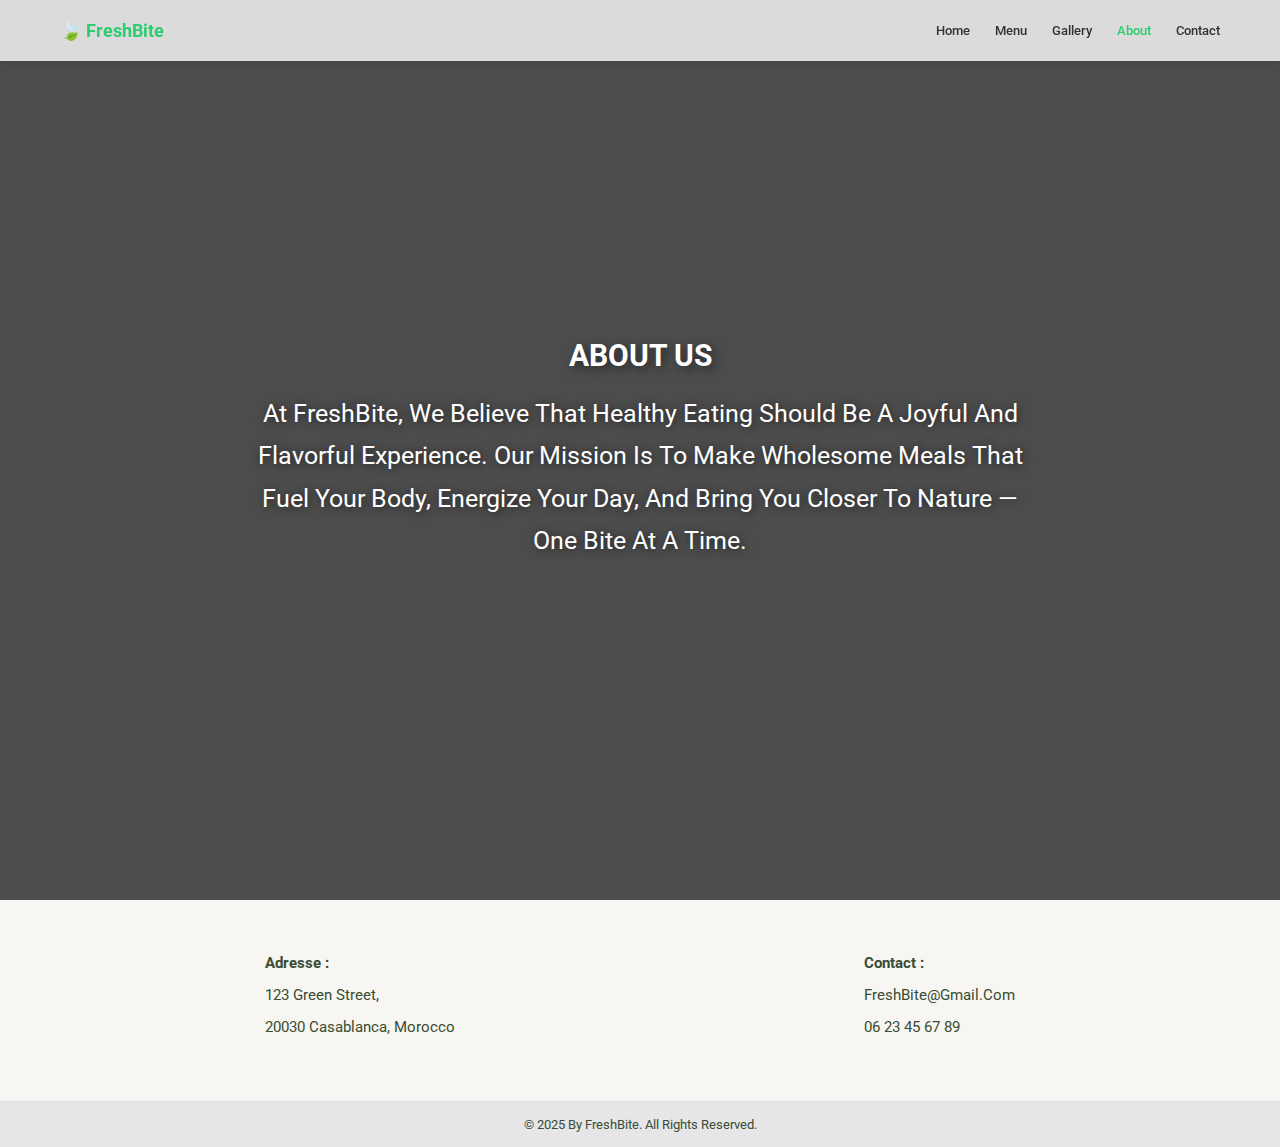
<file: AboutUs.html>
<!DOCTYPE html>
<html lang="en">
<head>
    <meta charset="UTF-8">
    <meta name="viewport" content="width=device-width, initial-scale=1.0">
    <title>Document</title>
    <link rel="stylesheet" href="style.css">
</head>
<body>
    <!-- Header -->
    <header>
        <div class="logo">🍃 Fresh<span>Bite</span></div>
    <nav>
        <ul>
            <li><a href="index.html">Home</a></li>
            <li><a href="menu.html">Menu</a></li>
            <li><a href="gallery.html">Gallery</a></li>
            <li><a href="AboutUs.html" class="active">About</a></li>
            <li><a href="contact.html">Contact</a></li>
        </ul>
    </nav>
    </header>

    <!-- About Us section -->
    <section class="about-hero">
            <div class="overlay"></div>
        <div class="about-content">
            <h1>About Us</h1>
            <p>At FreshBite, we believe that healthy eating should be a joyful and flavorful experience.  
            Our mission is to make wholesome meals that fuel your body, energize your day,  
            and bring you closer to nature — one bite at a time.</p>
        </div>
    </section>

    <!-- Fotter section -->
    <footer class="site-footer">
    <div class="footer-content">
        <div class="footer-col address-info">
            <p class="col-title">Adresse :</p>
            <p>123 Green Street,</p>
            <p>20030 Casablanca, Morocco</p>
        </div>

        <div class="footer-col contact-social">
            <p class="col-title">Contact :</p>
            <p>FreshBite@gmail.com</p>
            <p>06 23 45 67 89</p>
            <div class="social-icons">
                <a href="#"><i class="fa-brands fa-facebook"></i></a>
                <a href="#"><i class="fab fa-instagram"></i></a>
                <a href="#"><i class="fab fa-twitter"></i></a>
                <a href="#"><i class="fab fa-tiktok"></i></a>
            </div>
        </div>
    </div>

    <div class="footer-bottom">
        <p>&copy; 2025 By FreshBite. All rights reserved.</p>
    </div>
</footer>
<script src="script.js"></script>
</body>
</html>
</file>
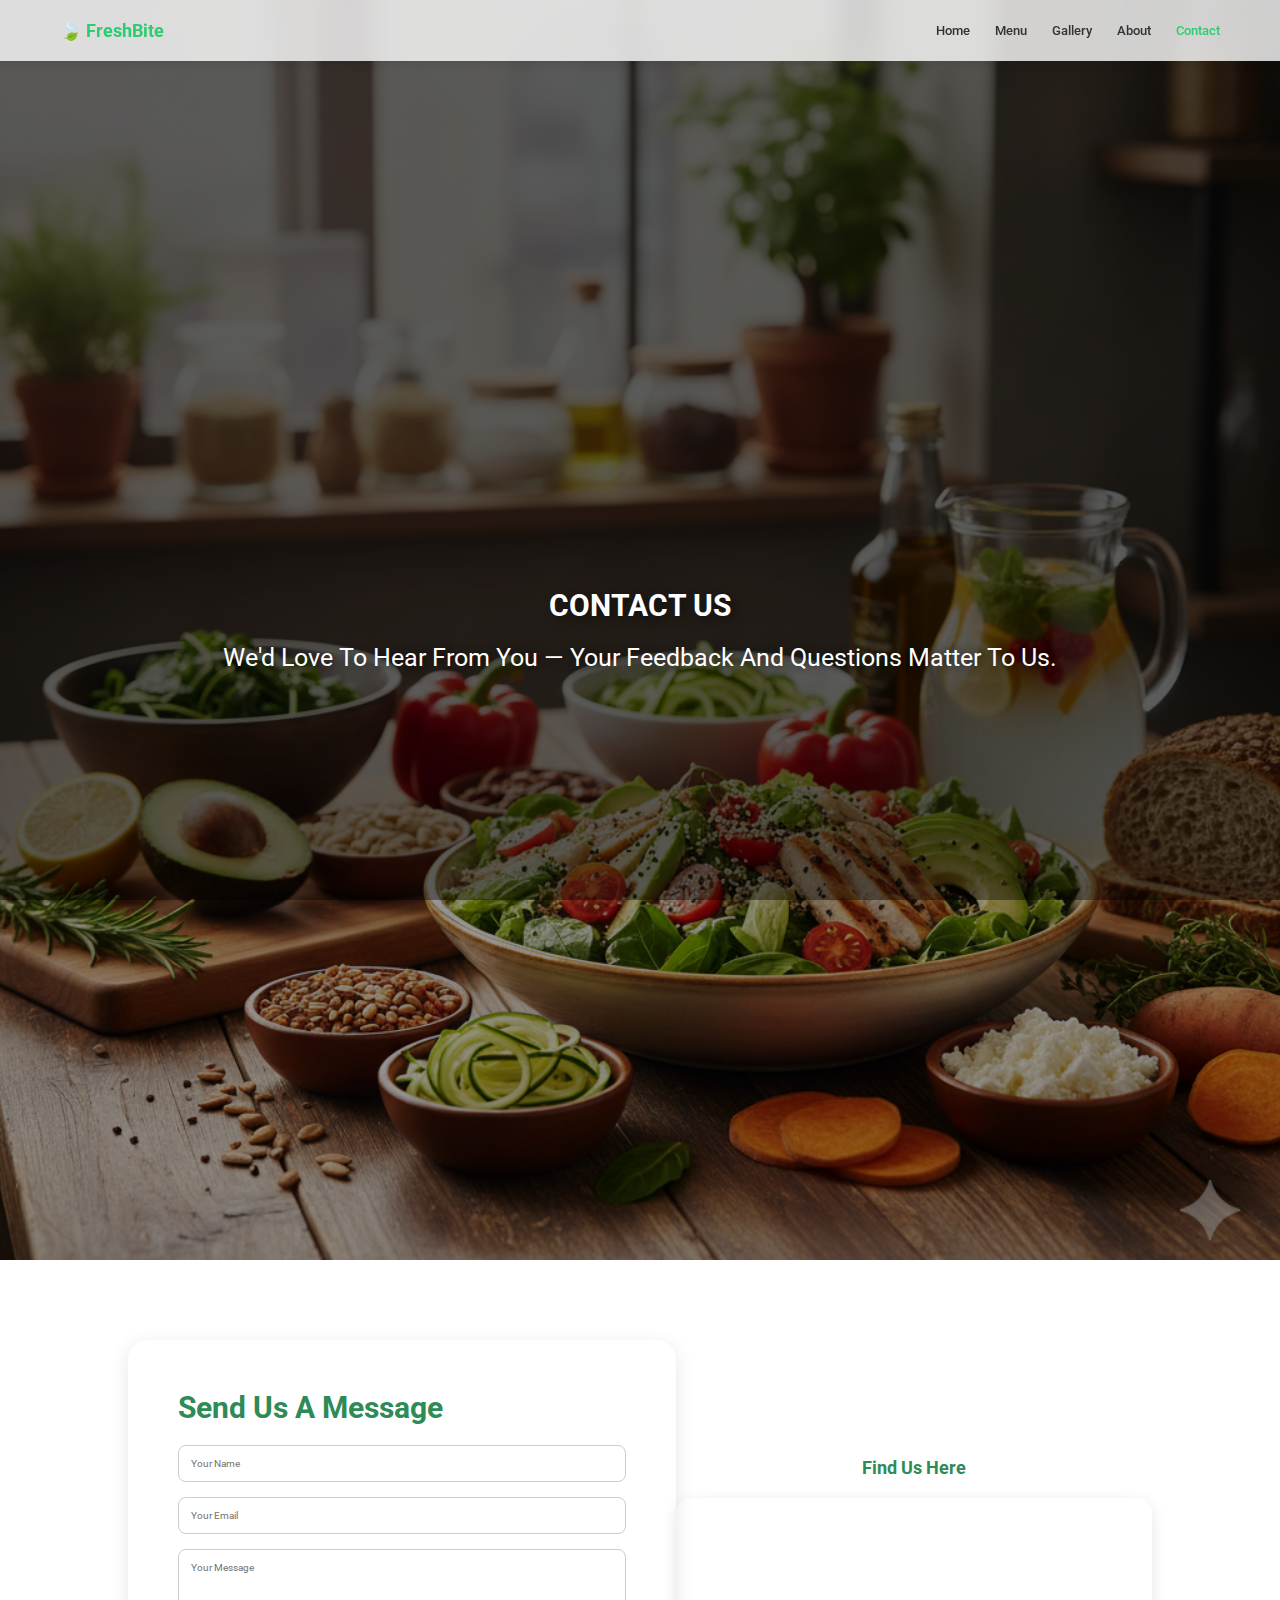
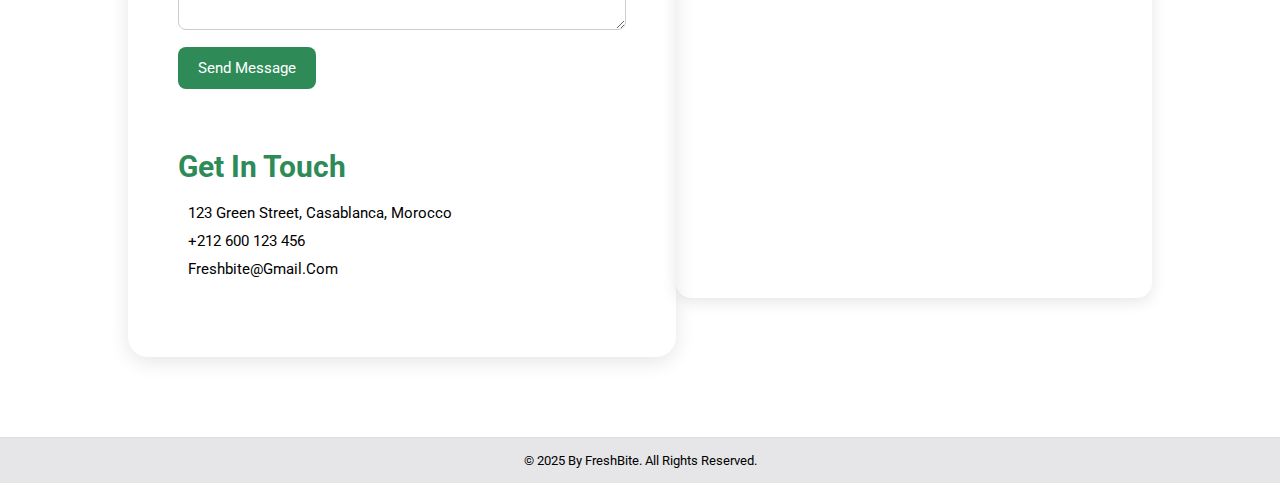
<file: contact.html>
<!DOCTYPE html>
<html lang="en">
<head>
    <meta charset="UTF-8">
    <meta name="viewport" content="width=device-width, initial-scale=1.0">
    <title>Document</title>
    <link rel="stylesheet" href="style.css">
</head>
<body>
    <!-- header section -->
    <header>
        <div class="logo">🍃 FreshBite</div>
        <nav>
            <ul>
                <li><a href="index.html">Home</a></li>
                <li><a href="Menu.html">Menu</a></li>
                <li><a href="gallery.html">Gallery</a></li>
                <li><a href="AboutUs.html">About</a></li>
                <li><a href="contact.html" class="active">Contact</a></li>
            </ul>
        </nav>
    </header>
    <!-- Contact section -->
        <section class="contact-hero">
            <div class="overlay"></div>
        <div class="contact-text">
            <h1>Contact Us</h1>
            <p>We'd love to hear from you — your feedback and questions matter to us.</p>
        </div>
    </section>

    <!-- Contact Section -->
    <section id="contact" class="contact-section">
        <div class="contact-container">
        <!-- Contact Form -->
    <div class="contact-form">
        <h2>Send Us a Message</h2>
        <form id="contactForm">
            <input type="text" id= "name" placeholder="Your Name" required>
            <input type="email" id="email" placeholder="Your Email" required>
            <textarea rows="5" id="message" placeholder="Your Message" required></textarea>
            <button type="submit">Send Message</button>
            <p id="formMessage"></p>
        </form>
    </div>

    <!-- Contact Info -->
        <div class="contact-info">
            <h2>Get In Touch</h2>
            <p><i class="fas fa-map-marker-alt"></i> 123 Green Street, Casablanca, Morocco</p>
            <p><i class="fas fa-phone"></i> +212 600 123 456</p>
            <p><i class="fas fa-envelope"></i> freshbite@gmail.com</p>
            <div class="social-icons">
                <a href="#"><i class="fab fa-facebook-f"></i></a>
                <a href="#"><i class="fab fa-instagram"></i></a>
                <a href="#"><i class="fab fa-twitter"></i></a>
            </div>
        </div>
    </div>

    <!-- 🌍 Map Section -->
    <div class="map-container">
        <h2>Find Us Here</h2>
        <iframe 
            src="https://www.google.com/maps/embed?pb=!1m18!1m12!1m3!1d13347.513057312417!2d-7.61726537358994!3d33.573110350000006!2m3!1f0!2f0!3f0!3m2!1i1024!2i768!4f13.1!3m3!1m2!1s0xda7cdcd7eeb3d07%3A0x7b1d713c1dbf94e1!2sCasablanca%2C%20Morocco!5e0!3m2!1sen!2sma!4v1684956793450!5m2!1sen!2sma" 
            width="100%" 
            height="400" 
            style="border:0;" 
            allowfullscreen="" 
            loading="lazy">
        </iframe>
    </div>
</section>
    

    <div class="footer-bottom">
        <p>&copy; 2025 By FreshBite. All rights reserved.</p>
    </div>
<script src="script.js"></script>

</body>
</html>
</file>
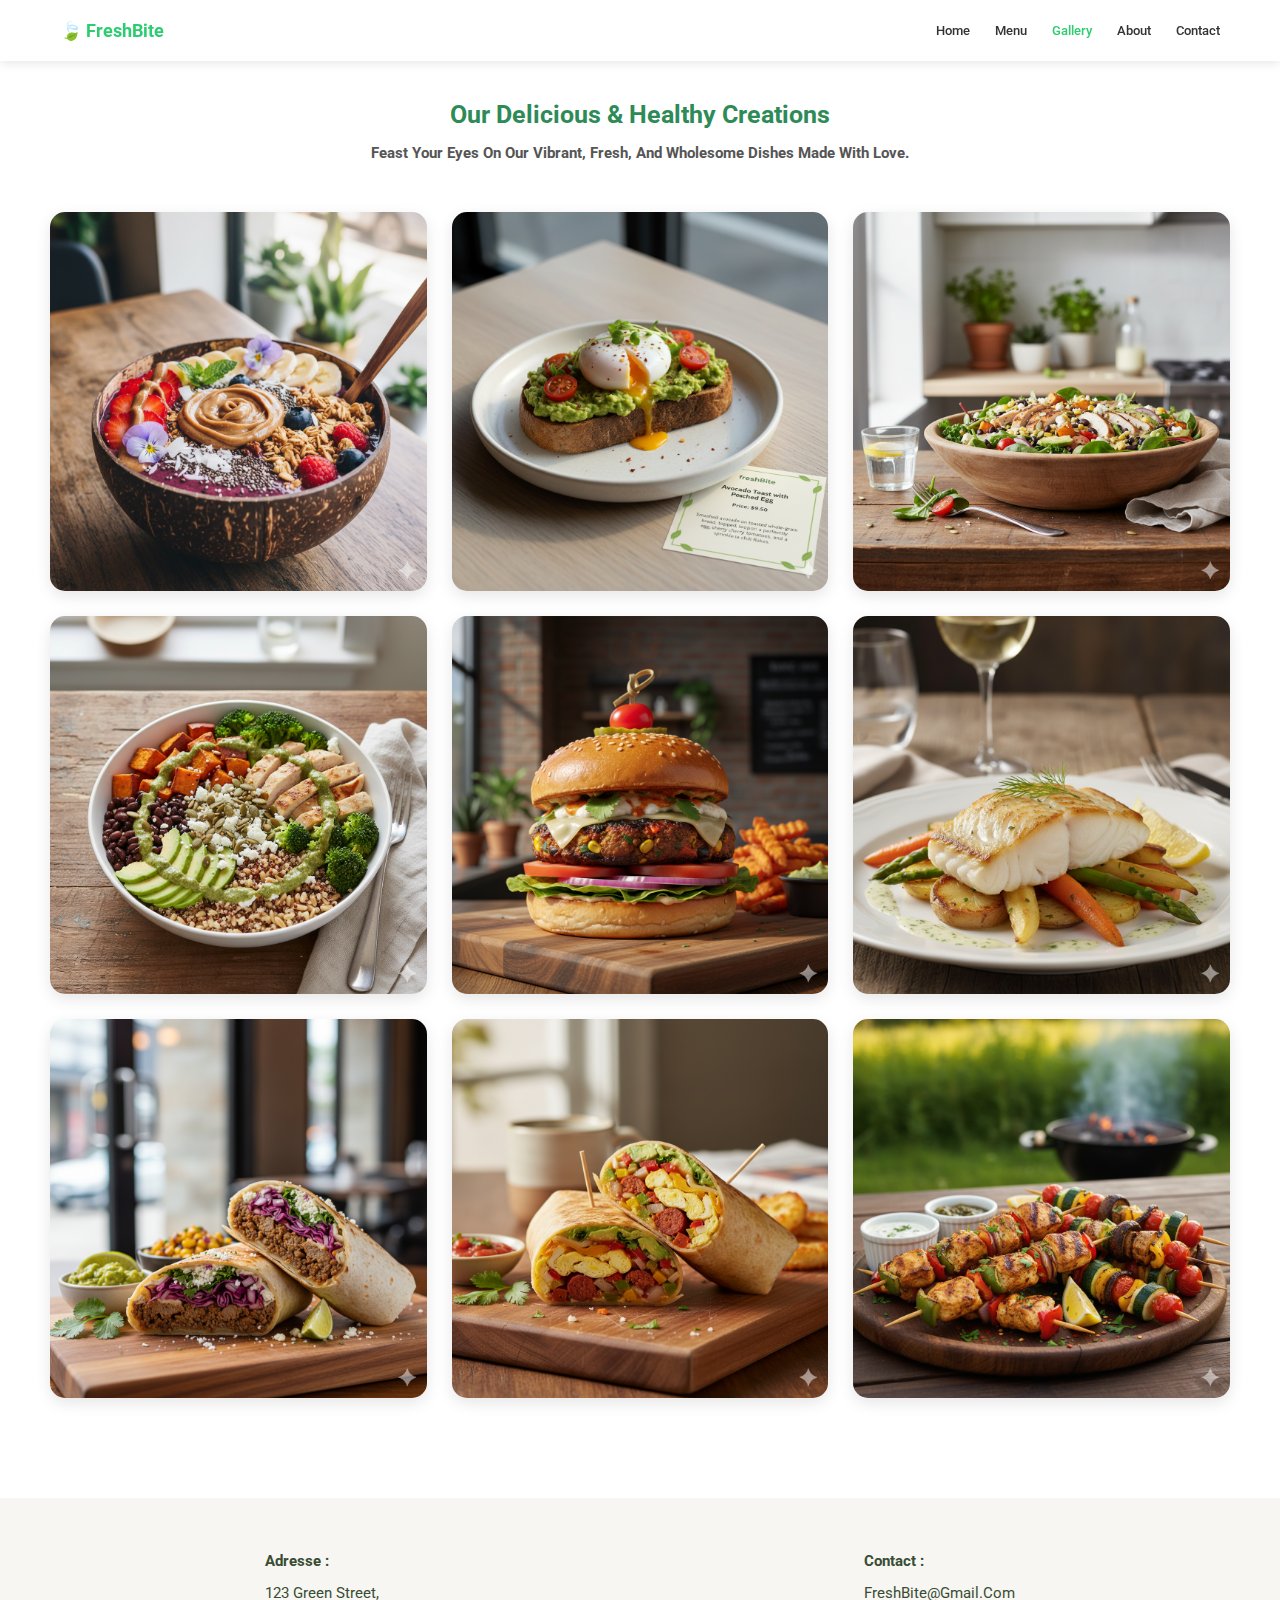
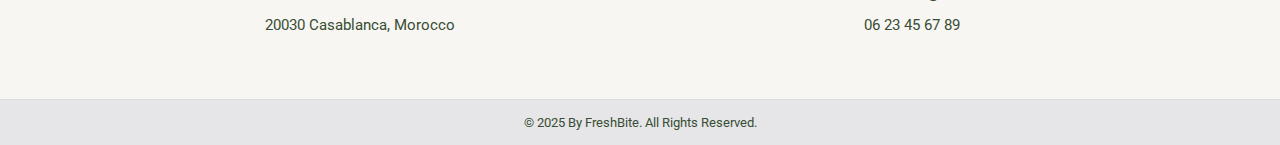
<file: gallery.html>
<!DOCTYPE html>
<html lang="en">
<head>
    <meta charset="UTF-8">
    <meta name="viewport" content="width=device-width, initial-scale=1.0">
    <title>Document</title>
    <link rel="stylesheet" href="style.css">
</head>
<body>
    <!-- header section -->
    <header>
    <div class="logo">🍃 FreshBite</div>
    <nav>
      <ul>
        <li><a href="index.html">Home</a></li>
        <li><a href="Menu.html">Menu</a></li>
        <li><a href="gallery.html" class="active">Gallery</a></li>
        <li><a href="AboutUs.html">About</a></li>
        <li><a href="contact.html">Contact</a></li>
      </ul>
    </nav>
  </header>
    <!-- header section ends -->

    <!-- Gallery Section -->

    <section class="gallery">
        <h1>Our Delicious & Healthy Creations</h1>
        <p>Feast your eyes on our vibrant, fresh, and wholesome dishes made with love.</p>

    <div class="gallery-grid">
        <div class="gallery-item">
        <img src="Gallery/smothiBowl.png" alt="Smoothie Bowl">
    </div>
    <div class="gallery-item">
        <img src="Gallery/Avocado.png" alt="Avocado Toast">
    </div>
    <div class="gallery-item">
        <img src="Gallery/salad.png" alt="Salad Bowl">
    </div>
    <div class="gallery-item">
        <img src="Gallery/grain.png" alt="Grain Bowl">
    </div>
    <div class="gallery-item">
        <img src="Gallery/vegie.png" alt="Veggie Burger">
    </div>
    <div class="gallery-item">
        <img src="Gallery/salmon1.png" alt="Salmon Dish">
    </div>
    <div class="gallery-item">
        <img src="Gallery/taco.png" alt="Taco Wraps">
    </div>
    <div class="gallery-item">
        <img src="Gallery/breakfast.png" alt="Breakfast Wrap">
    </div>
    <div class="gallery-item">
        <img src="MenuItems/skewers.png" alt="Chicken Skewers">
    </div>
    </div>
</section>

    <!-- footer section -->
    <footer class="site-footer">
    <div class="footer-content">
        <div class="footer-col address-info">
            <p class="col-title">Adresse :</p>
            <p>123 Green Street,</p>
            <p>20030 Casablanca, Morocco</p>
        </div>

        <div class="footer-col contact-social">
            <p class="col-title">Contact :</p>
            <p>FreshBite@gmail.com</p>
            <p>06 23 45 67 89</p>
            <div class="social-icons">
                <a href="#"><i class="fa-brands fa-facebook"></i></a>
                <a href="#"><i class="fab fa-instagram"></i></a>
                <a href="#"><i class="fab fa-twitter"></i></a>
                <a href="#"><i class="fab fa-tiktok"></i></a>
            </div>
        </div>
    </div>

    <div class="footer-bottom">
        <p>&copy; 2025 By FreshBite. All rights reserved.</p>
    </div>
</footer>

    <script src="script.js"></script>
</body>
</html>
</file>
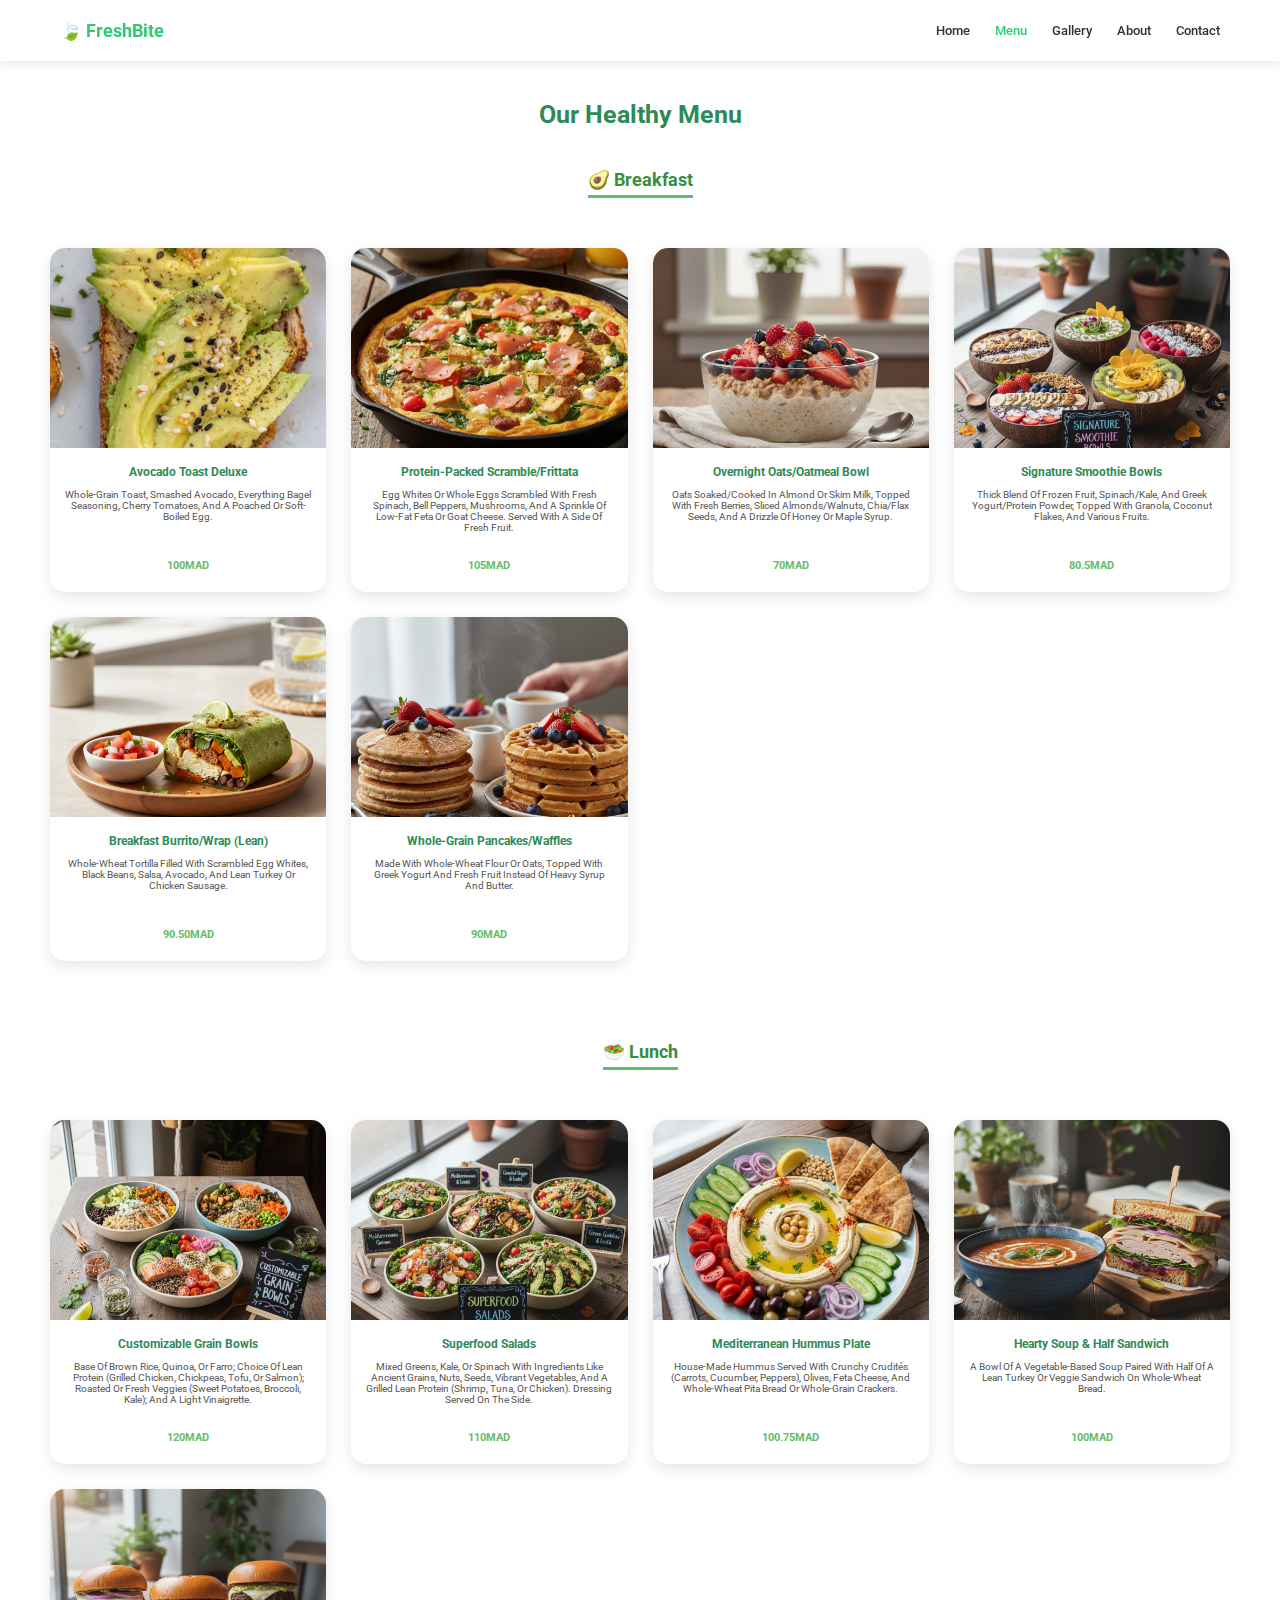
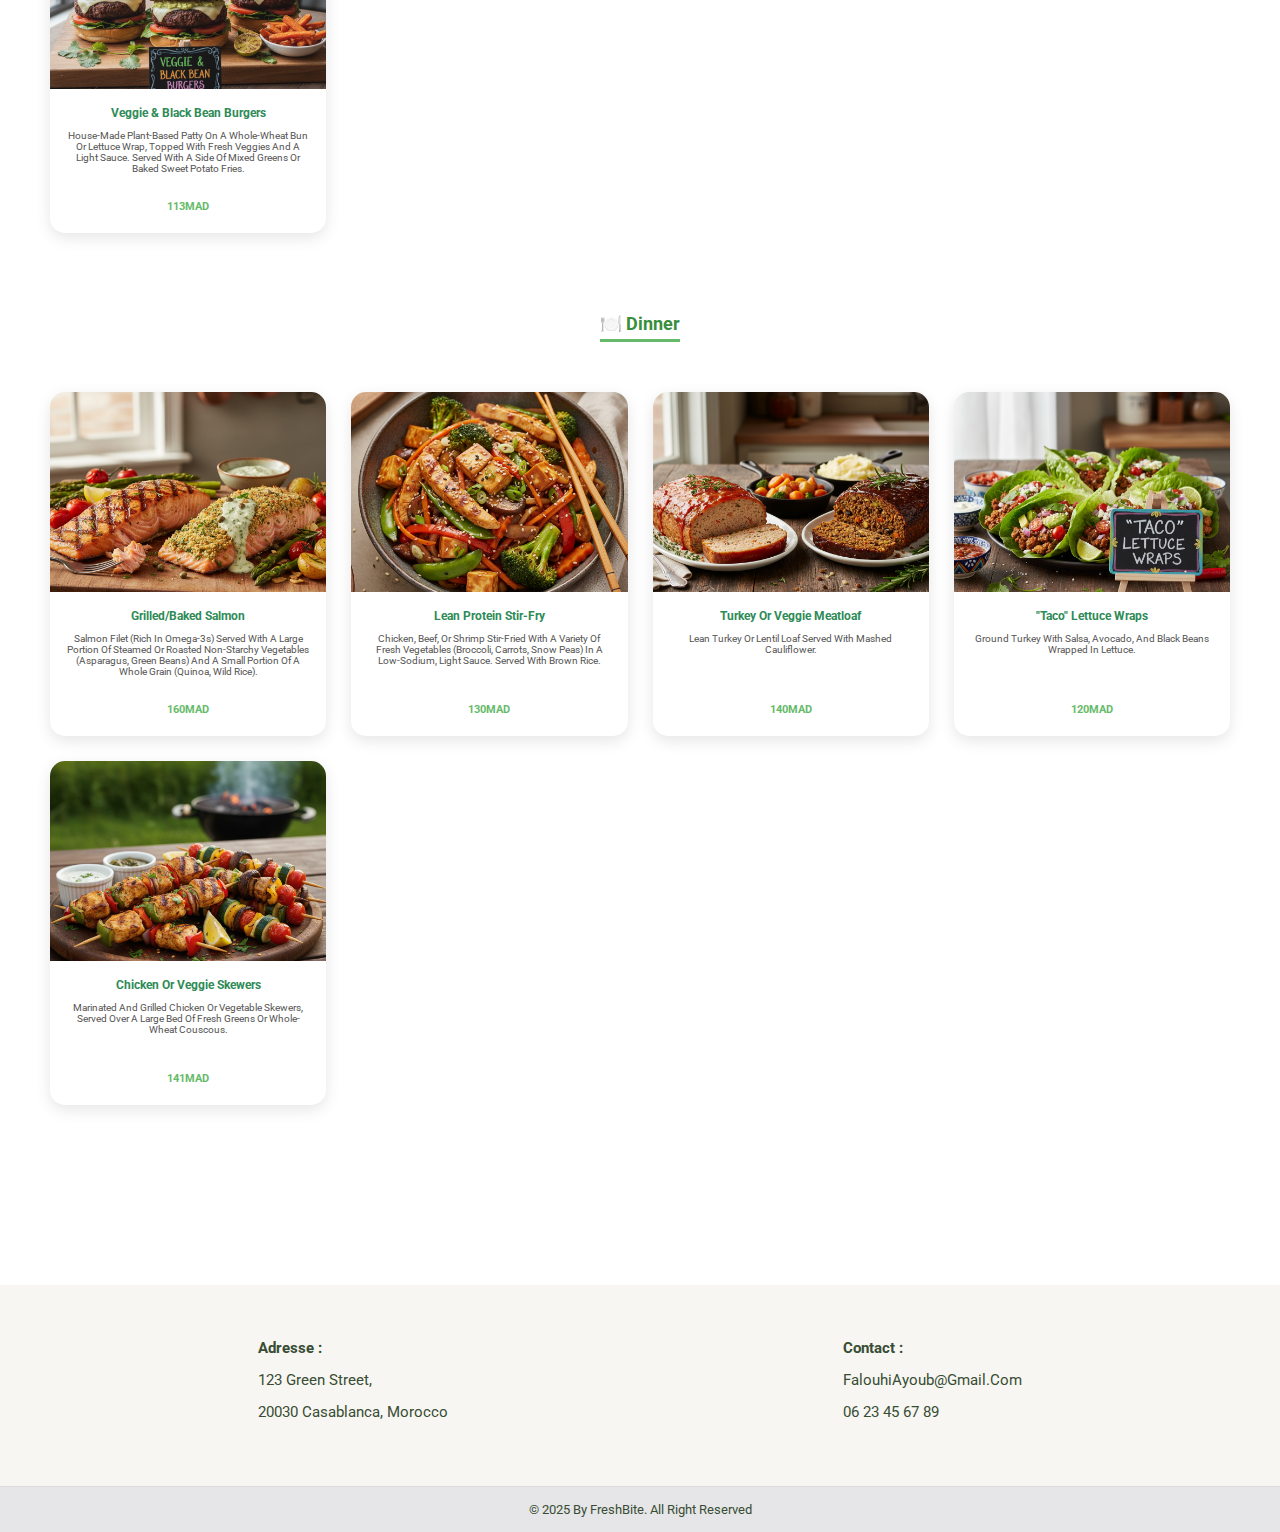
<file: Menu.html>
<!DOCTYPE html>
<html lang="en">
<head>
    <meta charset="UTF-8">
    <meta name="viewport" content="width=device-width, initial-scale=1.0">
    <title>Document</title>
    <link rel="stylesheet" href="style.css">
</head>
<body>
    <!-- header section -->
    <header>
        <div class="logo">🍃 FreshBite</div>
        <nav>
            <ul>
                <li><a href="index.html">Home</a></li>
                <li><a href="Menu.html" class="active">Menu</a></li>
                <li><a href="gallery.html">Gallery</a></li>
                <li><a href="AboutUs.html">About</a></li>
                <li><a href="contact.html">Contact</a></li>
            </ul>
        </nav>
  </header>
    <!-- header section ends -->

    <!-- Menu Section -->
    <section class="menu-section">
    <h1>Our Healthy Menu</h1>

    <!-- Breakfast Section -->
    <div class="category">
      <h2>🥑 Breakfast</h2>
      <div class="menu-grid">
        <div class="menu-item">
          <img src="MenuItems/avocadoToast.jpeg" alt="Avocado Toast Deluxe">
          <h3>Avocado Toast Deluxe</h3>
          <p>Whole-grain toast, smashed avocado, everything bagel seasoning, cherry tomatoes, and a poached or soft-boiled egg.</p>
          <span class="price">100MAD</span>
        </div>

        <div class="menu-item">
          <img src="MenuItems/omlets.png" alt="Protein Scramble">
          <h3>Protein-Packed Scramble/Frittata</h3>
          <p>Egg whites or whole eggs scrambled with fresh spinach, bell peppers, mushrooms, and a sprinkle of low-fat feta or goat cheese. Served with a side of fresh fruit.</p>
          <span class="price">105MAD</span>
        </div>

        <div class="menu-item">
          <img src="MenuItems/oatMeal.png" alt="Overnight Oats Bowl">
          <h3>Overnight Oats/Oatmeal Bowl</h3>
          <p>Oats soaked/cooked in almond or skim milk, topped with fresh berries, sliced almonds/walnuts, chia/flax seeds, and a drizzle of honey or maple syrup.</p>
          <span class="price">70MAD</span>
        </div>

        <div class="menu-item">
          <img src="MenuItems/smothie.png" alt="Smoothie Bowl">
          <h3>Signature Smoothie Bowls</h3>
          <p>Thick blend of frozen fruit, spinach/kale, and Greek yogurt/protein powder, topped with granola, coconut flakes, and various fruits.</p>
          <span class="price">80.5MAD</span>
        </div>

        <div class="menu-item">
          <img src="MenuItems/leanWrap.png" alt="Breakfast Wrap">
          <h3>Breakfast Burrito/Wrap (Lean)</h3>
          <p>Whole-wheat tortilla filled with scrambled egg whites, black beans, salsa, avocado, and lean turkey or chicken sausage.</p>
          <span class="price">90.50MAD</span>
        </div>

        <div class="menu-item">
          <img src="MenuItems/pancake.png" alt="Whole-Grain Pancakes">
          <h3>Whole-Grain Pancakes/Waffles</h3>
          <p>Made with whole-wheat flour or oats, topped with Greek yogurt and fresh fruit instead of heavy syrup and butter.</p>
          <span class="price">90MAD</span>
        </div>
      </div>
    </div>

    <!-- Lunch Section -->
    <div class="category">
      <h2>🥗 Lunch</h2>
      <div class="menu-grid">
        <div class="menu-item">
          <img src="MenuItems/costomise.png" alt="Grain Bowl">
          <h3>Customizable Grain Bowls</h3>
          <p>Base of brown rice, quinoa, or farro; choice of lean protein (grilled chicken, chickpeas, tofu, or salmon); roasted or fresh veggies (sweet potatoes, broccoli, kale); and a light vinaigrette.</p>
          <span class="price">120MAD</span>
        </div>

        <div class="menu-item">
          <img src="MenuItems/salads.png" alt="Superfood Salad">
          <h3>Superfood Salads</h3>
          <p>Mixed greens, kale, or spinach with ingredients like ancient grains, nuts, seeds, vibrant vegetables, and a grilled lean protein (shrimp, tuna, or chicken). Dressing served on the side.</p>
          <span class="price">110MAD</span>
        </div>

        <div class="menu-item">
          <img src="MenuItems/hummus.png" alt="Hummus Plate">
          <h3>Mediterranean Hummus Plate</h3>
          <p>House-made hummus served with crunchy crudités (carrots, cucumber, peppers), olives, feta cheese, and whole-wheat pita bread or whole-grain crackers.</p>
          <span class="price">100.75MAD</span>
        </div>

        <div class="menu-item">
          <img src="MenuItems/Soup.png" alt="Soup and Sandwich">
          <h3>Hearty Soup & Half Sandwich</h3>
          <p>A bowl of a vegetable-based soup paired with half of a lean turkey or veggie sandwich on whole-wheat bread.</p>
          <span class="price">100MAD</span>
        </div>

        <div class="menu-item">
          <img src="MenuItems/Burger.png" alt="Veggie Burger">
          <h3>Veggie & Black Bean Burgers</h3>
          <p>House-made plant-based patty on a whole-wheat bun or lettuce wrap, topped with fresh veggies and a light sauce. Served with a side of mixed greens or baked sweet potato fries.</p>
          <span class="price">113MAD</span>
        </div>
      </div>
    </div>

    <!-- Dinner Section -->
    <div class="category">
      <h2>🍽️ Dinner</h2>
      <div class="menu-grid">
        <div class="menu-item">
          <img src="MenuItems/BakedSalmon.png" alt="Grilled Salmon">
          <h3>Grilled/Baked Salmon</h3>
          <p>Salmon filet (rich in Omega-3s) served with a large portion of steamed or roasted non-starchy vegetables (asparagus, green beans) and a small portion of a whole grain (quinoa, wild rice).</p>
          <span class="price">160MAD</span>
        </div>

        <div class="menu-item">
          <img src="MenuItems/stir-fry.png" alt="Stir Fry">
          <h3>Lean Protein Stir-Fry</h3>
          <p>Chicken, beef, or shrimp stir-fried with a variety of fresh vegetables (broccoli, carrots, snow peas) in a low-sodium, light sauce. Served with brown rice.</p>
          <span class="price">130MAD</span>
        </div>

        <div class="menu-item">
          <img src="MenuItems/meatlof.png" alt="Meatloaf">
          <h3>Turkey or Veggie Meatloaf</h3>
          <p>Lean turkey or lentil loaf served with mashed cauliflower.</p>
          <span class="price">140MAD</span>
        </div>

        <div class="menu-item">
          <img src="MenuItems/lettuceWrap.png" alt="Taco Lettuce Wraps">
          <h3>"Taco" Lettuce Wraps</h3>
          <p>Ground turkey with salsa, avocado, and black beans wrapped in lettuce.</p>
          <span class="price">120MAD</span>
        </div>

        <div class="menu-item">
          <img src="MenuItems/skewers.png" alt="Chicken Skewers">
          <h3>Chicken or Veggie Skewers</h3>
          <p>Marinated and grilled chicken or vegetable skewers, served over a large bed of fresh greens or whole-wheat couscous.</p>
          <span class="price">141MAD</span>
        </div>
      </div>
    </div>
  </section>

    <!-- Menu Section ends  -->
    

    <!-- Fotter section -->
    <footer class="site-footer">
    <div class="footer-content">
        <div class="footer-col address-info">
            <p class="col-title">Adresse :</p>
            <p>123 Green Street,</p>
            <p>20030 Casablanca, Morocco</p>
        </div>

        <div class="footer-col contact-social">
            <p class="col-title">Contact :</p>
            <p>falouhiAyoub@gmail.com</p>
            <p>06 23 45 67 89</p>
            <div class="social-icons">
                <a href="#"><i class="fa-brands fa-facebook"></i></a>
                <a href="#"><i class="fab fa-instagram"></i></a>
                <a href="#"><i class="fab fa-twitter"></i></a>
                <a href="#"><i class="fab fa-tiktok"></i></a>
            </div>
        </div>
    </div>

    <div class="footer-bottom">
        <p>&copy; 2025 By FreshBite. all Right Reserved</p>
    </div>
</footer>
<script src="script.js"></script>
</body>
</html>
</file>
<file: style.css>
@import url('https://fonts.googleapis.com/css2?family=Roboto:wght@400;700&display=swap');
:root{
    --main-color: #29d978;
    --primary: #f0fff7;
    --black: #141414;
    --white: #fff;
    --bg: #f2f2f2;
    --light-black: #666;
}

*{
    margin: 0;
    padding: 0;
    box-sizing: border-box;
    font-family: 'Roboto', sans-serif;
    outline: none;
    border: none;
    text-decoration: none;
    text-transform: capitalize; /* Capitalize the first letter of the text */
    transition: .2s linear;
}

html{
    font-size: 62.5%;
    overflow-x: hidden; /*Horizantal scroball*/
    scroll-behavior: smooth;
}

section{
    padding: 3rem 9%;
}

.heading{
    text-align: center;
    color: var(--main-color);
    text-transform: uppercase;
    margin-bottom: 4rem;
    margin-top: 2rem;
    font-size: 4rem;
}

.btn {
    display: inline-block;
    margin-top: 1rem;
    padding: 1rem 3rem;
    border: .1rem solid var(--main-color);
    border-radius: 20px;
    cursor: pointer;
    font-size: 1.7rem;
    color: var(--main-color);
}

.btn:hover {
    background-color: #27ae60;
    transform: scale(1.05);
    box-shadow: 0 6px 20px rgba(0,0,0,0.3);
    color: white;
}

/* header */
header {
    display: flex;
    justify-content: space-between;
    align-items: center;  /* verticaly center the content*/
    padding: 20px 60px;
    background: #ffffffcc;
    backdrop-filter: blur(10px);
    position: fixed; /*Makes the header stay fixed on the screen when scrolling.*/
    width: 100%;
    top: 0; /* Position the header at the top of the page */
    z-index: 10; /* Ensure the header is on top of other elements */
    box-shadow: 0 2px 10px rgba(0,0,0,0.1);
}

.logo {
    font-size: 1.8em;
    font-weight: bold;
    color: #2ecc71;
}

nav ul {
    list-style: none;
    display: flex;
    gap: 25px;
}

nav ul li a {
    text-decoration: none;
    color: #333;
    font-size: 13px;
    font-weight: 500;
    transition: color 0.3s;
}

nav ul li a:hover,
nav ul li a.active {
    color: #2ecc71;
}

#menu{
    font-size: 2.5rem;
    cursor: pointer;
    color: var(--main-color);
    display: none;
}

/* Hero Section */
.hero {
    height: 100vh;
    background: linear-gradient(rgba(0, 0, 0, 0.4)) ,url(photos/image.jpeg) no-repeat;
    background-size: cover;
    background-attachment: fixed;
    display: flex;
    align-items: center;
    justify-content: center;
    text-align: center;
    padding: 0 20px;
    position: relative;
}

.hero::after {
    content: '';
    position: absolute;
    inset: 0;
    background: rgba(0, 0, 0, 0.4);
}

.hero-content {
    position: relative;
    color: #fff;
    z-index: 1;
    animation: fadeInUp 2s ease;
}

.hero h1 {
    font-size: 3rem;
    margin-bottom: 15px;
    color: lightgreen;
    font-weight: bold;
}

.hero p {
    font-size: 3rem;
    color: white;
    font-weight: bold;
    max-width: 600px;
    margin: auto;
}

/* about page*/
.about .row{
    display: flex;
    flex-wrap: wrap;
    align-items: center;
    gap: 2rem;
}

.about .row .content{
    flex: 1 1 40rem;
}

.about .row .content h3{
    font-size: 3.5rem;
    color: var(--black);
    text-transform: uppercase;
}

.about .row .content p{
    font-size: 1.6rem;
    color: var(--light-black);
    padding: 2rem 0;
    line-height: 2;
}

.about .row .image img{
    width: 100%;
}
/* about ends */

/* Weekly Menu section */
.menu {
    padding: 2rem 9%; /* Standard section padding */
}

.menu .box-container {
    display: grid;
    grid-template-columns: repeat(auto-fit, minmax(25rem, 1fr)); /* Responsive grid for cards */
    gap: 2.5rem; /* Space between cards */
    padding-top: 2rem;
}

.menu .box-container .box {
    text-align: center;
    padding: 2.5rem;
    background:white; /* White background for the card */
    border: 0.1rem solid rgba(0, 0, 0, 0.1);
    box-shadow: 0 0.5rem 1rem rgba(0, 0, 0, 0.1); /* Subtle shadow for flash card effect */
    border-radius: 0.5rem;
    transition: transform 0.3s ease;
}

.menu .box-container .box:hover {
    transform: translateY(-5px); /* Lift card on hover */
    box-shadow: 0 1rem 2rem rgba(0, 0, 0, 0.15); /* Slightly stronger shadow on hover */
}

.menu .box-container .box img {
    height: 28rem; /* Fixed height for product image */
    width: 100%;
    object-fit: cover; /* Ensures image covers the space without distortion */
    border-radius: 0.5rem;
    margin-bottom: 1.5rem;
}

.menu .box-container .box .product-name {
    color: #333;
    font-size: 1.8rem;
    padding: 0.5rem 0;
    text-transform: capitalize;
}

.menu .box-container .box .description {
    color: #777;
    font-size: 1.4rem;
    padding: 0.5rem 0;
    line-height: 1.5;
}

.menu .box-container .box .price {
    color: #27ae60; /* A fresh green color for the price */
    font-size: 2.2rem;
    font-weight: bold;
    padding-top: 1rem;
    display: block; /* Ensure the price is on its own line */
}

/* weekly Menu section ends */

/* Menu section */

.menu-section {
    padding: 100px 50px;
    text-align: center;
}

.menu-section h1 {
    font-size: 2.5rem;
    color: #2e8b57;
    margin-bottom: 40px;
    animation: fadeInUp 1.5s ease;
}

.category {
    margin-bottom: 80px;
}

.category h2 {
    font-size: 1.8rem;
    color: #388e3c;
    margin-bottom: 30px;
    border-bottom: 3px solid #66bb6a;
    display: inline-block;
    padding-bottom: 5px;
}

.menu-grid {
    display: grid;
    grid-template-columns: repeat(auto-fit, minmax(260px, 1fr));
    gap: 25px;
    margin-top: 20px;
}

.menu-item {
    background: white;
    border-radius: 15px;
    box-shadow: 0 5px 15px rgba(0,0,0,0.1);
    overflow: hidden;
    transition: transform 0.4s ease, box-shadow 0.4s ease;
}

.menu-item:hover {
    transform: translateY(-8px);
    box-shadow: 0 12px 25px rgba(0,0,0,0.15);
}

.menu-item img {
    width: 100%;
    height: 200px;
    object-fit: cover;
    transition: transform 0.4s ease;
}

.menu-item:hover img {
    transform: scale(1.08);
}

.menu-item h3 {
    margin: 15px 0 10px;
    color: #2e8b57;
    font-size: 1.2rem;
}

.menu-item p {
    font-size: 0.95rem;
    color: #555;
    padding: 0 15px;
    min-height: 60px;
}

.price {
    display: block;
    color: #66bb6a;
    font-weight: bold;
    font-size: 1.1rem;
    padding: 10px 0 20px;
}

/* Gallery section */
/* Gallery Section */
.gallery {
    text-align: center;
    padding: 100px 50px;
}

.gallery h1 {
    font-size: 2.5rem;
    color: #2e8b57;
    margin-bottom: 15px;
    animation: fadeInUp 1.5s ease;
}

.gallery p {
    color: #555;
    font-size: 1.5rem;
    margin-bottom: 50px;
    font-weight: bold;
    animation: fadeInUp 1.5s ease;
}

.gallery-grid {
    display: grid;
    grid-template-columns: repeat(auto-fit, minmax(280px, 1fr));
    gap: 25px;
}

.gallery-item {
    position: relative;
    overflow: hidden;
    border-radius: 15px;
    box-shadow: 0 5px 15px rgba(0,0,0,0.1);
    cursor: pointer;
    transition: transform 0.4s ease, box-shadow 0.4s ease;
}

.gallery-item:hover {
    transform: scale(1.05);
    box-shadow: 0 10px 25px rgba(0,0,0,0.2);
}

.gallery-item img {
    width: 100%;
    height: 100%;
    object-fit: cover;
    transition: transform 0.5s ease;
}

.gallery-item:hover img {
    transform: scale(1.1);
}

.gallery-item::after {
    content: "";
    position: absolute;
    top: 0; left: 0;
    width: 100%; height: 100%;
    background: rgba(46, 139, 87, 0.3);
    opacity: 0;
    transition: opacity 0.4s ease;
}

.gallery-item:hover::after {
    opacity: 1;
}

/* Gallery Section end */

/* About page */
.about-hero {
    height: 100vh;
    background: linear-gradient(rgba(0, 0, 0, 0.4)), url('https://images.unsplash.com/photo-1546069901-eacef0df6022?auto=format&fit=crop&w=1400&q=80') no-repeat center center/cover;
    display: flex;
    justify-content: center;
    align-items: center;
    position: relative;
    text-align: center;
    color: white;
    padding: 0 20px;
}

/* Dark overlay for readability */
.about-hero .overlay {
    position: absolute;
    top: 0; left: 0;
    width: 100%; height: 100%;
    background: rgba(0, 0, 0, 0.5);
    z-index: 0;
}

/* Content */
.about-content {
    position: relative;
    z-index: 1;
    max-width: 800px;
    animation: fadeInUp 1.5s ease;
}

.about-content h1 {
    font-size: 3rem;
    text-transform: uppercase;
    margin-bottom: 20px;
    text-shadow: 3px 3px 10px rgba(0,0,0,0.5);
    animation: slideIn 1.5s ease forwards;
}

.about-content p {
    font-size: 2.5rem;
    line-height: 1.7;
    text-shadow: 1px 1px 8px rgba(0,0,0,0.6);
}


/* Contact section */

.contact-hero {
    height: 140vh;
    background: linear-gradient(rgba(0, 0, 0, 0.4)) ,url(Gallery/backgroundImg.png) no-repeat;
    background-size: cover;
    background-attachment: fixed;
    display: flex;
    align-items: center;
    justify-content: center;
    text-align: center;
    padding: 0 20px;
    position: relative;
}

.contact-hero .overlay {
    position: absolute;
    top: 0; left: 0;
    width: 100%; height: 100%;
    background: rgba(0,0,0,0.4);
}

.contact-text {
    position: relative;
    z-index: 1;
    animation: fadeIn 1.5s ease;
}

.contact-text h1 {
    font-size: 5rem;
    text-transform: uppercase;
    margin-bottom: 10px;
    text-shadow: 2px 2px 10px rgba(0,0,0,0.5);
}

.contact-text p {
    font-size: 2.5rem;
    color: white;
    text-shadow: 1px 1px 8px rgba(0,0,0,0.6);
}

/* Contact Section */
.contact-section {
    padding: 80px 10%;
    display: flex;
    justify-content: center;
    align-items: center;
}

.contact-container {
    display: flex;
    gap: 60px;
    flex-wrap: wrap;
    max-width: 1100px;
    background: white;
    border-radius: 20px;
    padding: 50px;
    box-shadow: 0 5px 20px rgba(0,0,0,0.1);
    animation: slideUp 1.5s ease;
}

.contact-form, .contact-info {
    flex: 1;
    min-width: 280px;
}

.contact-form h2,
.contact-info h2 {
    color: #2e8b57;
    margin-bottom: 20px;
    font-size: 3rem;
}

.contact-form input,
.contact-form textarea {
    width: 100%;
    padding: 12px;
    margin-bottom: 15px;
    border: 1px solid #ccc;
    border-radius: 8px;
    font-size: 1rem;
}

.contact-form button {
    background-color: #2e8b57;
    color: white;
    padding: 12px 20px;
    border: none;
    border-radius: 8px;
    font-size: 1.5rem;
    cursor: pointer;
    transition: 0.3s ease;
}

.contact-form button:hover {
    background-color: #66bb6a;
}

.contact-info p {
    margin: 10px 0;
    font-size: 1.5rem;
}

.contact-info i {
    color: #2e8b57;
    margin-right: 10px;
}

.contact-text h1 {
    font-size: 3rem;
    color: white;
    text-transform: uppercase;
    margin-bottom: 20px;
    text-shadow: 3px 3px 10px rgba(0,0,0,0.5);
    animation: slideIn 1.5s ease forwards;
}

/* contact validation */
#formMessage {
    margin-top: 10px;
    font-weight: 500;
    display: none;
}

#formMessage.error {
    color: #ff0000;
    display: block;
}

#formMessage.success {
    color: #2e8b57;
    display: block;
}

.social-icons {
    margin-top: 20px;
}

.social-icons a {
    color: #2e8b57;
    font-size: 1.2rem;
    margin-right: 15px;
    transition: transform 0.3s, color 0.3s;
}

.social-icons a:hover {
    color: #66bb6a;
    transform: scale(1.2);
}

/* Map Section */
.map-container {
    width: 100%;
    margin-top: 60px;
    text-align: center;
}

.map-container h2 {
    color: #2e8b57;
    margin-bottom: 20px;
    font-size: 1.8rem;
}

.map-container iframe {
    width: 100%;
    height: 400px;
    border-radius: 15px;
    box-shadow: 0 4px 15px rgba(0,0,0,0.1);
    animation: fadeIn 1.5s ease;
}

/* General Footer Styles */
.site-footer {
    background-color: #f7f6f2; /* Light background color from the image */
    color: #384d34; /* Dark green/brown text color */
    padding-top: 50px; /* Space above content */
    font-family: Arial, sans-serif; /* Use a common, clean font */
    font-size: 14px;
}

/* Main Content Wrapper (for the columns) */
.footer-content {
    display: flex; /* Enable Flexbox for column layout */
    justify-content: space-around; /* Distribute columns evenly */
    max-width: 1200px; /* Optional: Constrain width on large screens */
    margin: 0 auto; /* Center the content */
    padding: 0 20px 40px; /* Horizontal and bottom padding */
    line-height: 1.8; /* Good spacing for readability */
}

/* Individual Column Styling */
.footer-col {
    display: flex;
    flex-direction: column; /* Stack items vertically */
    /* Adjust width if you don't use space-around */
}

.col-title {
    font-size: 16px;
    font-weight: bold; /* Make titles stand out */
    margin-bottom: 5px;
}

/* Link Styling */
.footer-col a, .footer-col p {
    color: inherit; /* Inherit the main footer text color */
    font-size: 15px;
    text-decoration: none; /* Remove underline from links */
    margin-bottom: 5px; /* Spacing between lines */
    transition: color 0.2s;
}

.footer-col a:hover {
    text-decoration: underline; /* Optional hover effect */
}

/* Social Icons Styling */
.social-icons {
    display: flex;
    gap: 15px; /* Space between icons */
    margin-top: 15px;
    font-size: 18px; /* Size of the icons */
}

.social-icons a {
    /* Style for your actual icons (e.g., Font Awesome) */
    color: inherit; /* Use the footer's color */
    text-decoration: none;
    margin-bottom: 0; /* Remove line spacing from icon row */
}

/* Bottom Copyright Bar Styling */
.footer-bottom {
    background-color: #e6e6e8; /* The light purple/grey color */
    padding: 15px 20px;
    text-align: center;
    border-top: 1px solid #dcdcdc; /* Subtle separator line */
    font-size: 13px;
}

.footer-bottom a {
    color: #384d34; /* Link color */
    text-decoration: underline; /* Underline Wix link */
}

/* responsive header and hero section  */

/* --- Animations --- */
@keyframes fadeInUp {
    from {
        opacity: 0; 
        transform: translateY(50px);
    }
    to {
        opacity: 1;
        transform: translateY(0);
    }
}

@keyframes slideIn {
    from {
        opacity: 0;
        transform: translateY(-30px);
    }
    to {
        opacity: 1;
        transform: translateY(0);
    }
}

/* --- Responsive --- */
@media (max-width: 768px) {
    header {
        flex-direction: column;
        padding: 15px 30px;
    }

    .hero h1 {
        font-size: 2.2rem;
    }

    .hero p {
        font-size: 1.5rem;
    }
}

/* weekly Maneu responsive */

@media (max-width: 768px) {
    .menu .box-container {
        grid-template-columns: repeat(auto-fit, minmax(20rem, 1fr)); /*autofit:Create as many columns as possible, 20rem:Each column should be at least 20rem wide, 1fr:Each column should take up an equal amount of space*/
    }
}

/* Menu section responsive */

/* Responsive */
@media (max-width: 768px) {
    header {
        flex-direction: column;
        padding: 15px 30px;
    }

    .menu-section {
        padding: 80px 20px;
    }

.menu-section h1 {
    font-size: 2rem;
}
}

/* gallery responsive */
@media (max-width: 768px) {
header {
    flex-direction: column;
    padding: 15px 30px;
}

.gallery {
    padding: 80px 20px;
}

.gallery h1 {
    font-size: 2rem;
}
}

/* about section responsive and animation */

/* Animations */
@keyframes fadeInUp {
    from {
        opacity: 0;
        transform: translateY(40px);
  }
    to {
        opacity: 1;
        transform: translateY(0);
  }
}

@keyframes slideIn {
    from {
        opacity: 0;
        transform: translateY(-30px);
    }
    to {
        opacity: 1;
        transform: translateY(0);
    }
}

/* Responsive Design */
@media (max-width: 768px) {
header {
    flex-direction: column;
    padding: 15px 30px;
}

.about-content h1 {
    font-size: 2.2rem;
}

.about-content p {
    font-size: 1rem;
}
}

/* Contact responsive */

/* Animations */
@keyframes fadeIn {
    from { 
        opacity: 0; /*completely transparent*/
        transform: translateY(40px); /*moved down by 40px (like it’s coming from below).*/
    }
    to { 
        opacity: 1; 
        transform: translateY(0); 
    }
}

@keyframes slideUp {
    from { 
        opacity: 0; 
        transform: translateY(60px); 
    }
    to { 
        opacity: 1; 
        transform: translateY(0); 
    }
}

/* Responsive */
@media (max-width: 768px) {
header {
    flex-direction: column;
    padding: 15px 30px;
}

.contact-container {
    flex-direction: column;
    padding: 30px;
}

.contact-text h1 {
    font-size: 2.7rem;
}

.contact-text p {
    font-size: 1.7rem;
}
}
</file>
